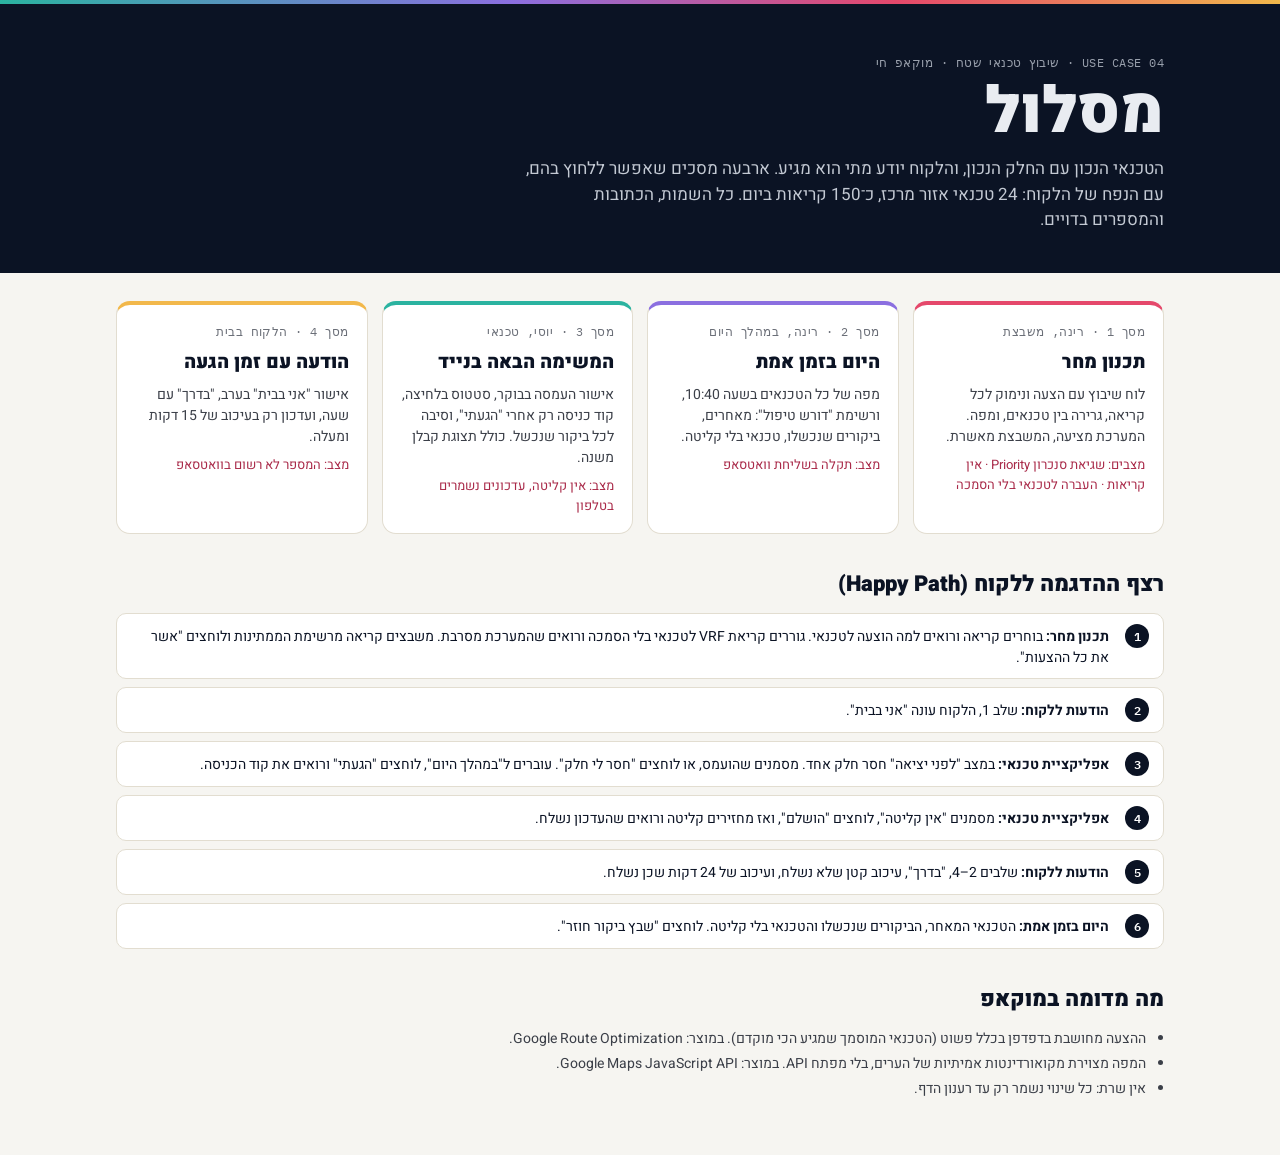
<file: index.html>
<!doctype html>
<html lang="he" dir="rtl">
<head>
<meta charset="utf-8">
<meta name="viewport" content="width=device-width, initial-scale=1, viewport-fit=cover">
<title>מסלול · מוקאפ חי</title>
<link rel="preconnect" href="https://fonts.googleapis.com">
<link rel="stylesheet" href="https://fonts.googleapis.com/css2?family=Heebo:wght@400;500;700;800;900&family=IBM+Plex+Mono:wght@500;600&display=swap">
<link rel="stylesheet" href="css/app.css">
</head>
<body>
<div class="bar-grad"></div>
<section class="hero"><div class="in">
  <span class="mono" style="color:#9aa1ad">Use Case 04 · שיבוץ טכנאי שטח · מוקאפ חי</span>
  <h1>מסלול</h1>
  <p>הטכנאי הנכון עם החלק הנכון, והלקוח יודע מתי הוא מגיע. ארבעה מסכים שאפשר ללחוץ בהם, עם הנפח של הלקוח: 24 טכנאי אזור מרכז, כ־150 קריאות ביום. כל השמות, הכתובות והמספרים בדויים.</p>
</div></section>

<main class="wrap">
  <div class="screens">
    <a class="scard" href="dispatcher.html" style="--c:var(--pink)">
      <span class="mono">מסך 1 · רינה, משבצת</span>
      <h2>תכנון מחר</h2>
      <p>לוח שיבוץ עם הצעה ונימוק לכל קריאה, גרירה בין טכנאים, ומפה. המערכת מציעה, המשבצת מאשרת.</p>
      <span class="err">מצבים: שגיאת סנכרון Priority · אין קריאות · העברה לטכנאי בלי הסמכה</span>
    </a>
    <a class="scard" href="live.html" style="--c:var(--purple)">
      <span class="mono">מסך 2 · רינה, במהלך היום</span>
      <h2>היום בזמן אמת</h2>
      <p>מפה של כל הטכנאים בשעה 10:40, ורשימת "דורש טיפול": מאחרים, ביקורים שנכשלו, טכנאי בלי קליטה.</p>
      <span class="err">מצב: תקלה בשליחת וואטסאפ</span>
    </a>
    <a class="scard" href="technician.html" style="--c:var(--teal)">
      <span class="mono">מסך 3 · יוסי, טכנאי</span>
      <h2>המשימה הבאה בנייד</h2>
      <p>אישור העמסה בבוקר, סטטוס בלחיצה, קוד כניסה רק אחרי "הגעתי", וסיבה לכל ביקור שנכשל. כולל תצוגת קבלן משנה.</p>
      <span class="err">מצב: אין קליטה, עדכונים נשמרים בטלפון</span>
    </a>
    <a class="scard" href="customer.html" style="--c:var(--gold)">
      <span class="mono">מסך 4 · הלקוח בבית</span>
      <h2>הודעה עם זמן הגעה</h2>
      <p>אישור "אני בבית" בערב, "בדרך" עם שעה, ועדכון רק בעיכוב של 15 דקות ומעלה.</p>
      <span class="err">מצב: המספר לא רשום בוואטסאפ</span>
    </a>
  </div>

  <h2 class="sec">רצף ההדגמה ללקוח (Happy Path)</h2>
  <ol class="path">
    <li><span><b>תכנון מחר:</b> בוחרים קריאה ורואים למה הוצעה לטכנאי. גוררים קריאת VRF לטכנאי בלי הסמכה ורואים שהמערכת מסרבת. משבצים קריאה מרשימת הממתינות ולוחצים "אשר את כל ההצעות".</span></li>
    <li><span><b>הודעות ללקוח:</b> שלב 1, הלקוח עונה "אני בבית".</span></li>
    <li><span><b>אפליקציית טכנאי:</b> במצב "לפני יציאה" חסר חלק אחד. מסמנים שהועמס, או לוחצים "חסר לי חלק". עוברים ל"במהלך היום", לוחצים "הגעתי" ורואים את קוד הכניסה.</span></li>
    <li><span><b>אפליקציית טכנאי:</b> מסמנים "אין קליטה", לוחצים "הושלם", ואז מחזירים קליטה ורואים שהעדכון נשלח.</span></li>
    <li><span><b>הודעות ללקוח:</b> שלבים 2–4, "בדרך", עיכוב קטן שלא נשלח, ועיכוב של 24 דקות שכן נשלח.</span></li>
    <li><span><b>היום בזמן אמת:</b> הטכנאי המאחר, הביקורים שנכשלו והטכנאי בלי קליטה. לוחצים "שבץ ביקור חוזר".</span></li>
  </ol>

  <h2 class="sec">מה מדומה במוקאפ</h2>
  <ul style="color:var(--ink-2);display:grid;gap:4px;padding-inline-start:18px;margin:0">
    <li>ההצעה מחושבת בדפדפן בכלל פשוט (הטכנאי המוסמך שמגיע הכי מוקדם). במוצר: Google Route Optimization.</li>
    <li>המפה מצוירת מקואורדינטות אמיתיות של הערים, בלי מפתח API. במוצר: Google Maps JavaScript API.</li>
    <li>אין שרת: כל שינוי נשמר רק עד רענון הדף.</li>
  </ul>
</main>
</body>
</html>
</file>
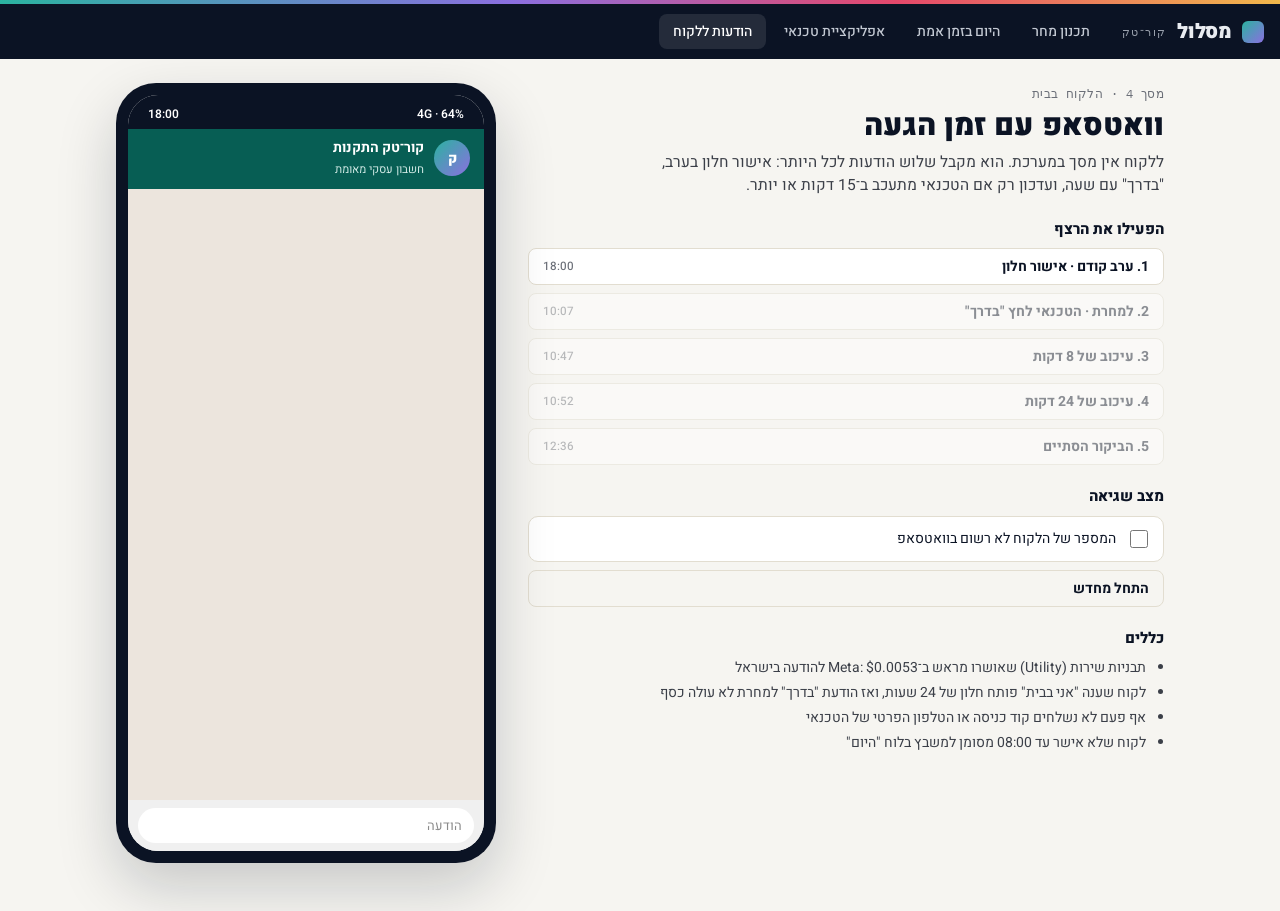
<file: customer.html>
<!doctype html>
<html lang="he" dir="rtl">
<head>
<meta charset="utf-8">
<meta name="viewport" content="width=device-width, initial-scale=1, viewport-fit=cover">
<title>מסלול · הודעות ללקוח</title>
<link rel="preconnect" href="https://fonts.googleapis.com">
<link rel="stylesheet" href="https://fonts.googleapis.com/css2?family=Heebo:wght@400;500;700;800;900&family=IBM+Plex+Mono:wght@500;600&display=swap">
<link rel="stylesheet" href="css/app.css">
</head>
<body>
<div class="bar-grad"></div>
<header class="topbar"><div class="in">
  <a class="brand" href="index.html"><i></i>מסלול <small>קור־טק</small></a>
  <nav class="tabs" aria-label="מסכים">
    <a href="dispatcher.html">תכנון מחר</a>
    <a href="live.html">היום בזמן אמת</a>
    <a href="technician.html">אפליקציית טכנאי</a>
    <a href="customer.html" aria-current="page">הודעות ללקוח</a>
  </nav>
</div></header>

<main class="stage">
  <section class="notes">
    <span class="mono">מסך 4 · הלקוח בבית</span>
    <h1>וואטסאפ עם זמן הגעה</h1>
    <p class="lead">ללקוח אין מסך במערכת. הוא מקבל שלוש הודעות לכל היותר: אישור חלון בערב, "בדרך" עם שעה, ועדכון רק אם הטכנאי מתעכב ב־15 דקות או יותר.</p>

    <h2>הפעילו את הרצף</h2>
    <div class="ctrl" id="steps"></div>

    <h2>מצב שגיאה</h2>
    <div class="ctrl">
      <label class="toggle" for="t-nowa"><input type="checkbox" id="t-nowa"> המספר של הלקוח לא רשום בוואטסאפ</label>
      <button class="btn ghost" type="button" id="reset">התחל מחדש</button>
    </div>

    <h2>כללים</h2>
    <ul>
      <li>תבניות שירות (Utility) שאושרו מראש ב־Meta: $0.0053 להודעה בישראל</li>
      <li>לקוח שענה "אני בבית" פותח חלון של 24 שעות, ואז הודעת "בדרך" למחרת לא עולה כסף</li>
      <li>אף פעם לא נשלחים קוד כניסה או הטלפון הפרטי של הטכנאי</li>
      <li>לקוח שלא אישר עד 08:00 מסומן למשבץ בלוח "היום"</li>
    </ul>
  </section>

  <div class="phone" aria-label="מסך הטלפון של הלקוח">
    <div class="screen">
      <div class="sbar"><span id="clock">18:00</span><span>4G · 64%</span></div>
      <div class="wa-head"><i>ק</i><div><b>קור־טק התקנות</b><small>חשבון עסקי מאומת</small></div></div>
      <div class="wa-body" id="chat" aria-live="polite"></div>
      <div class="wa-input"><span>הודעה</span></div>
    </div>
  </div>
</main>

<div class="toasts" id="toasts" role="status" aria-live="polite"></div>

<script src="js/data.js"></script>
<script src="js/ui.js"></script>
<script src="js/customer.js"></script>
</body>
</html>
</file>
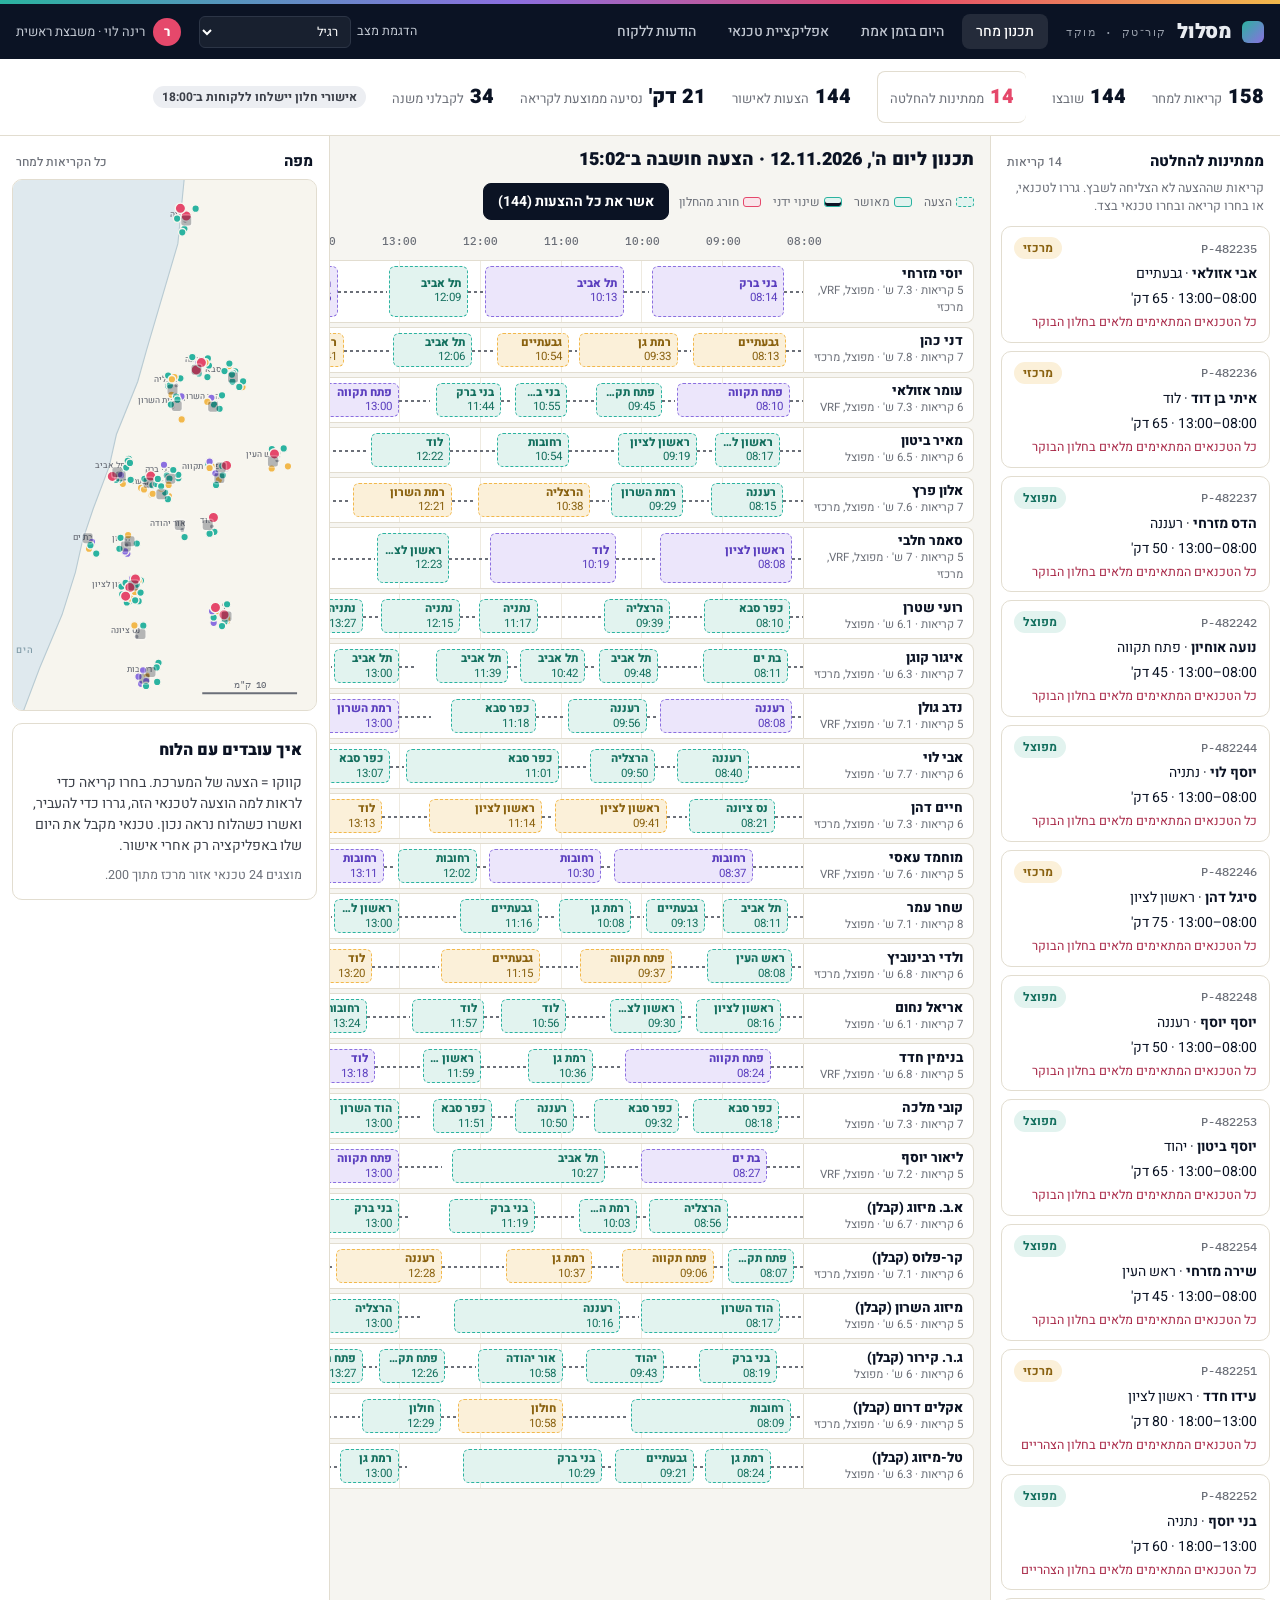
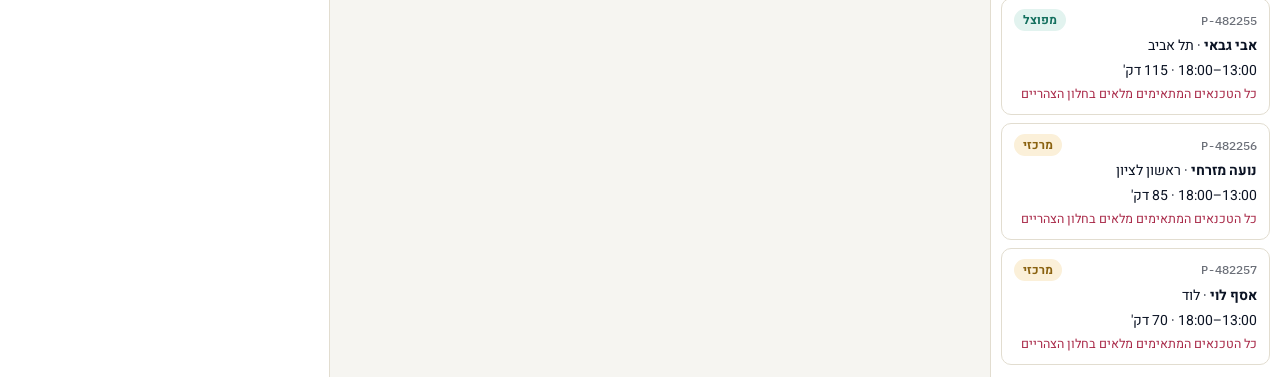
<file: dispatcher.html>
<!doctype html>
<html lang="he" dir="rtl">
<head>
<meta charset="utf-8">
<meta name="viewport" content="width=device-width, initial-scale=1, viewport-fit=cover">
<title>מסלול · תכנון מחר</title>
<link rel="preconnect" href="https://fonts.googleapis.com">
<link rel="stylesheet" href="https://fonts.googleapis.com/css2?family=Heebo:wght@400;500;700;800;900&family=IBM+Plex+Mono:wght@500;600&display=swap">
<link rel="stylesheet" href="css/app.css">
</head>
<body>
<div class="bar-grad"></div>
<header class="topbar"><div class="in">
  <a class="brand" href="index.html"><i></i>מסלול <small>קור־טק · מוקד</small></a>
  <nav class="tabs" aria-label="מסכים">
    <a href="dispatcher.html" aria-current="page">תכנון מחר</a>
    <a href="live.html">היום בזמן אמת</a>
    <a href="technician.html">אפליקציית טכנאי</a>
    <a href="customer.html">הודעות ללקוח</a>
  </nav>
  <span class="spacer"></span>
  <label class="demo" for="demo-state">הדגמת מצב
    <select id="demo-state">
      <option value="normal">רגיל</option>
      <option value="sync">שגיאת סנכרון Priority</option>
      <option value="empty">אין קריאות למחר</option>
    </select>
  </label>
  <span class="who"><b>ר</b>רינה לוי · משבצת ראשית</span>
</div></header>

<div id="banner"></div>

<section class="summary" id="summary" aria-label="סיכום"></section>

<main class="plan">
  <aside class="panel" aria-labelledby="q-title">
    <h2 id="q-title">ממתינות להחלטה <small id="q-count"></small></h2>
    <p class="sub">קריאות שההצעה לא הצליחה לשבץ. גררו לטכנאי, או בחרו קריאה ובחרו טכנאי בצד.</p>
    <ul class="queue" id="queue"></ul>
  </aside>

  <section class="board" aria-labelledby="b-title">
    <div class="board-head">
      <h1 id="b-title"></h1>
      <span class="spacer"></span>
      <div class="legend">
        <span><i style="background:var(--teal-bg);border:1.5px dashed var(--teal)"></i>הצעה</span>
        <span><i style="background:var(--teal-bg);border:1.5px solid var(--teal)"></i>מאושר</span>
        <span><i style="background:var(--teal-bg);border:1.5px solid var(--teal);box-shadow:inset 0 -3px 0 var(--navy)"></i>שינוי ידני</span>
        <span><i style="background:var(--pink-bg);border:1.5px solid var(--pink)"></i>חורג מהחלון</span>
      </div>
      <button class="btn primary" id="approve-all" type="button"></button>
    </div>
    <div class="lanes-wrap"><div class="lanes" id="lanes"></div></div>
  </section>

  <aside class="panel side" aria-labelledby="d-title">
    <div>
      <h2 id="d-title">מפה <small id="map-caption">כל הקריאות למחר</small></h2>
      <div class="mapbox"><svg id="map" aria-label="מפת הקריאות והטכנאים"></svg></div>
    </div>
    <div id="detail"></div>
  </aside>
</main>

<div class="toasts" id="toasts" role="status" aria-live="polite"></div>

<script src="js/data.js"></script>
<script src="js/map.js"></script>
<script src="js/ui.js"></script>
<script src="js/dispatcher.js"></script>
</body>
</html>
</file>
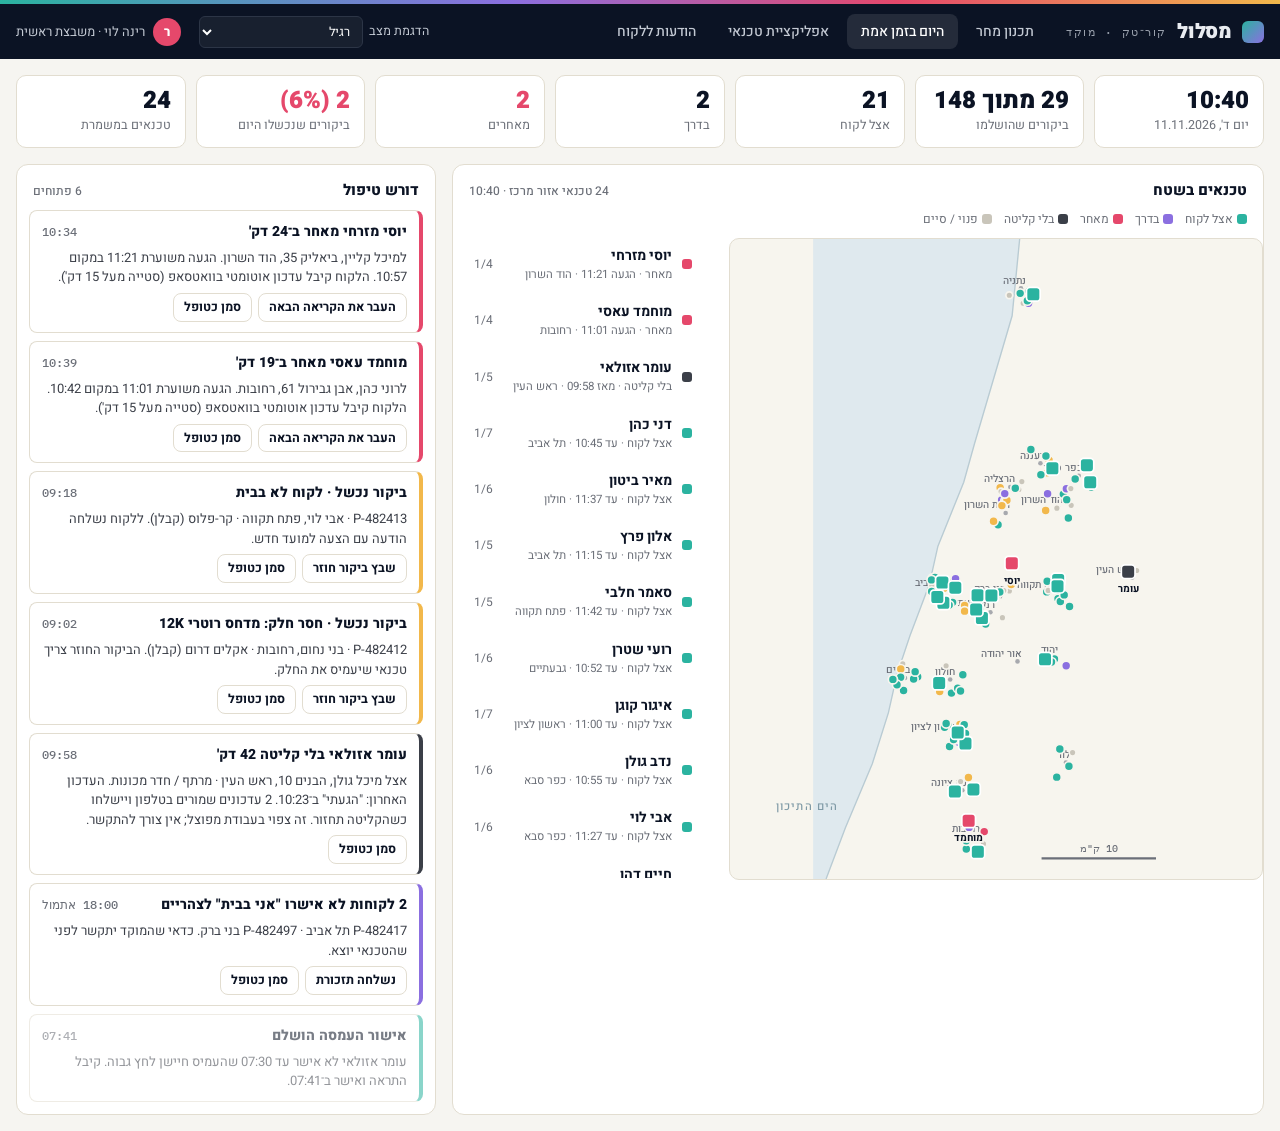
<file: live.html>
<!doctype html>
<html lang="he" dir="rtl">
<head>
<meta charset="utf-8">
<meta name="viewport" content="width=device-width, initial-scale=1, viewport-fit=cover">
<title>מסלול · היום בזמן אמת</title>
<link rel="preconnect" href="https://fonts.googleapis.com">
<link rel="stylesheet" href="https://fonts.googleapis.com/css2?family=Heebo:wght@400;500;700;800;900&family=IBM+Plex+Mono:wght@500;600&display=swap">
<link rel="stylesheet" href="css/app.css">
</head>
<body>
<div class="bar-grad"></div>
<header class="topbar"><div class="in">
  <a class="brand" href="index.html"><i></i>מסלול <small>קור־טק · מוקד</small></a>
  <nav class="tabs" aria-label="מסכים">
    <a href="dispatcher.html">תכנון מחר</a>
    <a href="live.html" aria-current="page">היום בזמן אמת</a>
    <a href="technician.html">אפליקציית טכנאי</a>
    <a href="customer.html">הודעות ללקוח</a>
  </nav>
  <span class="spacer"></span>
  <label class="demo" for="demo-state">הדגמת מצב
    <select id="demo-state">
      <option value="normal">רגיל</option>
      <option value="wa">תקלה בשליחת וואטסאפ</option>
    </select>
  </label>
  <span class="who"><b>ר</b>רינה לוי · משבצת ראשית</span>
</div></header>

<div id="banner"></div>
<section class="kpis" id="kpis" aria-label="מצב היום"></section>

<main class="live">
  <section class="card" aria-labelledby="m-title">
    <h2 id="m-title">טכנאים בשטח <small id="m-caption"></small></h2>
    <div class="statuskey">
      <span><i style="background:var(--teal)"></i>אצל לקוח</span>
      <span><i style="background:var(--purple)"></i>בדרך</span>
      <span><i style="background:var(--pink)"></i>מאחר</span>
      <span><i style="background:var(--ink-2)"></i>בלי קליטה</span>
      <span><i style="background:#c9c5ba"></i>פנוי / סיים</span>
    </div>
    <div class="livemap">
      <div class="mapbox"><svg id="map" aria-label="מפת הטכנאים כעת"></svg></div>
      <ul class="techlist" id="techlist"></ul>
    </div>
  </section>

  <section class="card" aria-labelledby="a-title">
    <h2 id="a-title">דורש טיפול <small id="a-count"></small></h2>
    <ul class="alerts" id="alerts"></ul>
  </section>
</main>

<div class="toasts" id="toasts" role="status" aria-live="polite"></div>

<script src="js/data.js"></script>
<script src="js/map.js"></script>
<script src="js/ui.js"></script>
<script src="js/live.js"></script>
</body>
</html>
</file>
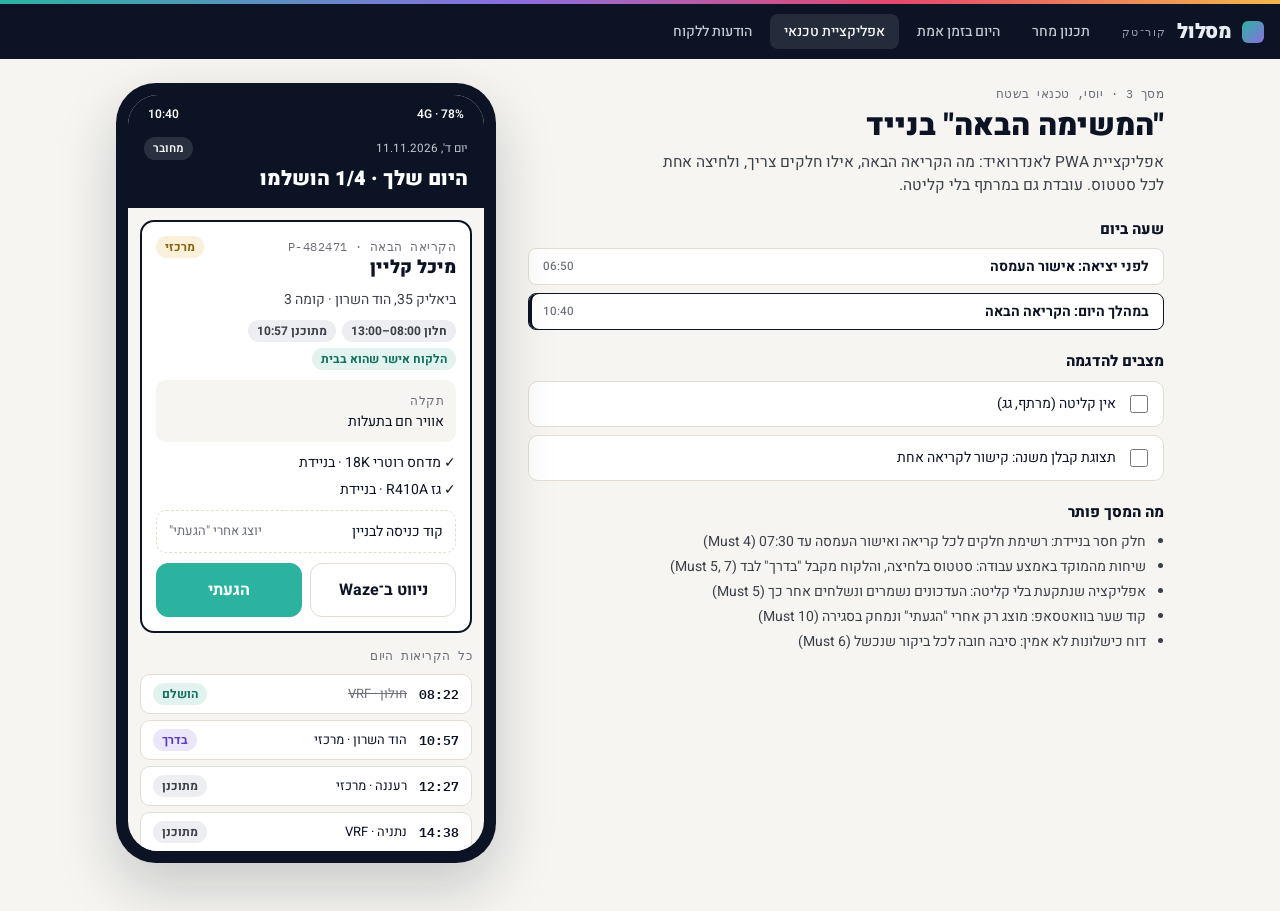
<file: technician.html>
<!doctype html>
<html lang="he" dir="rtl">
<head>
<meta charset="utf-8">
<meta name="viewport" content="width=device-width, initial-scale=1, viewport-fit=cover">
<title>מסלול · אפליקציית טכנאי</title>
<link rel="preconnect" href="https://fonts.googleapis.com">
<link rel="stylesheet" href="https://fonts.googleapis.com/css2?family=Heebo:wght@400;500;700;800;900&family=IBM+Plex+Mono:wght@500;600&display=swap">
<link rel="stylesheet" href="css/app.css">
</head>
<body>
<div class="bar-grad"></div>
<header class="topbar"><div class="in">
  <a class="brand" href="index.html"><i></i>מסלול <small>קור־טק</small></a>
  <nav class="tabs" aria-label="מסכים">
    <a href="dispatcher.html">תכנון מחר</a>
    <a href="live.html">היום בזמן אמת</a>
    <a href="technician.html" aria-current="page">אפליקציית טכנאי</a>
    <a href="customer.html">הודעות ללקוח</a>
  </nav>
</div></header>

<main class="stage">
  <section class="notes">
    <span class="mono">מסך 3 · יוסי, טכנאי בשטח</span>
    <h1>"המשימה הבאה" בנייד</h1>
    <p class="lead">אפליקציית PWA לאנדרואיד: מה הקריאה הבאה, אילו חלקים צריך, ולחיצה אחת לכל סטטוס. עובדת גם במרתף בלי קליטה.</p>

    <h2>שעה ביום</h2>
    <div class="ctrl" id="ctrl-time"></div>

    <h2>מצבים להדגמה</h2>
    <div class="ctrl">
      <label class="toggle" for="t-off"><input type="checkbox" id="t-off"> אין קליטה (מרתף, גג)</label>
      <label class="toggle" for="t-con"><input type="checkbox" id="t-con"> תצוגת קבלן משנה: קישור לקריאה אחת</label>
    </div>

    <h2>מה המסך פותר</h2>
    <ul>
      <li>חלק חסר בניידת: רשימת חלקים לכל קריאה ואישור העמסה עד 07:30 (Must 4)</li>
      <li>שיחות מהמוקד באמצע עבודה: סטטוס בלחיצה, והלקוח מקבל "בדרך" לבד (Must 5, 7)</li>
      <li>אפליקציה שנתקעת בלי קליטה: העדכונים נשמרים ונשלחים אחר כך (Must 5)</li>
      <li>קוד שער בוואטסאפ: מוצג רק אחרי "הגעתי" ונמחק בסגירה (Must 10)</li>
      <li>דוח כישלונות לא אמין: סיבה חובה לכל ביקור שנכשל (Must 6)</li>
    </ul>
  </section>

  <div class="phone" aria-label="מסך הטלפון">
    <div class="screen" id="screen"></div>
  </div>
</main>

<div class="toasts" id="toasts" role="status" aria-live="polite"></div>

<script src="js/data.js"></script>
<script src="js/ui.js"></script>
<script src="js/technician.js"></script>
</body>
</html>
</file>
<file: css/app.css>
/* Maslul mockup — shared styles.
   Layout: an operations product in the session-13 deck palette; dense desktop
   tools for the dispatcher, a phone frame for the technician and the customer. */
:root {
  --navy: #0b1324; --navy-2: #18202f; --cream: #f3f1ea; --paper: #ffffff; --ground: #f6f5f1;
  --line: #e2ddd0; --line-soft: #eeeae0; --ink: #0b1324; --ink-2: #3b3f48; --muted: #6b6f78;
  --teal: #2bb3a0; --teal-bg: #e2f3ef; --teal-ink: #14705f;
  --purple: #8b6fe0; --purple-bg: #ece6fb; --purple-ink: #5b3fbf;
  --pink: #e5486b; --pink-bg: #f9e5ea; --pink-ink: #a92a49;
  --gold: #f2b84b; --gold-bg: #fbf0d9; --gold-ink: #8a6210;
  --map-land: #f7f5ee; --map-sea: #dfe9ee; --map-coast: #b9cbd3; --map-city: #a7a9ae; --route: #0b1324;
  --display: "Heebo", "Arial Hebrew", Arial, sans-serif;
  --mono: "IBM Plex Mono", ui-monospace, Menlo, monospace;
  color-scheme: light;
}
* { box-sizing: border-box; }
html, body { margin: 0; }
body { background: var(--ground); color: var(--ink); font: 14px/1.5 var(--display); }
button { font: inherit; color: inherit; cursor: pointer; }
button:focus-visible, a:focus-visible, select:focus-visible, [tabindex]:focus-visible { outline: 2px solid var(--purple); outline-offset: 2px; }
a { color: inherit; }
.num { font-variant-numeric: tabular-nums; }
.mono { font-family: var(--mono); font-size: 11.5px; letter-spacing: .04em; text-transform: uppercase; color: var(--muted); }
.bar-grad { height: 4px; background: linear-gradient(90deg, var(--teal), var(--purple) 40%, var(--pink) 70%, var(--gold)); }
@media (prefers-reduced-motion: reduce) { * { transition: none !important; animation: none !important; } }

/* ---------- top bar ---------- */
.topbar { background: var(--navy); color: #e9ecf1; position: sticky; top: env(safe-area-inset-top, 0px); z-index: 20; }
.topbar .in { display: flex; align-items: center; gap: 18px; padding: 10px 16px; flex-wrap: wrap; }
.brand { display: flex; align-items: center; gap: 10px; font-weight: 900; font-size: 20px; letter-spacing: -.01em; text-decoration: none; }
.brand i { width: 22px; height: 22px; border-radius: 6px; background: linear-gradient(135deg, var(--teal), var(--purple)); display: inline-block; }
.brand small { font: 500 11px var(--mono); letter-spacing: .14em; color: #9aa1ad; }
.tabs { display: flex; gap: 4px; flex-wrap: wrap; }
.tabs a { padding: 7px 14px; border-radius: 8px; text-decoration: none; color: #c3c9d3; font-weight: 500; }
.tabs a[aria-current="page"] { background: #ffffff1a; color: #fff; }
.tabs a:hover { color: #fff; }
.spacer { flex: 1; }
.who { display: flex; align-items: center; gap: 8px; color: #c3c9d3; font-size: 13px; }
.who b { width: 28px; height: 28px; border-radius: 50%; background: var(--pink); color: #fff; display: grid; place-items: center; font-weight: 800; }
.demo { display: flex; align-items: center; gap: 6px; font-size: 12.5px; color: #c3c9d3; }
.demo select { background: var(--navy-2); color: #fff; border: 1px solid #2c3546; border-radius: 6px; padding: 5px 8px; font: inherit; }

/* ---------- banners and toasts ---------- */
.banner { display: flex; gap: 12px; align-items: center; padding: 10px 16px; font-weight: 500; flex-wrap: wrap; }
.banner.err { background: var(--pink-bg); color: var(--pink-ink); border-bottom: 1px solid #f0c6d0; }
.banner.warn { background: var(--gold-bg); color: var(--gold-ink); border-bottom: 1px solid #ecd9a8; }
.banner button { border: 1px solid currentColor; background: transparent; border-radius: 6px; padding: 3px 10px; font-weight: 700; }
.toasts { position: fixed; bottom: calc(16px + env(safe-area-inset-bottom, 0px)); inset-inline-start: 16px; display: grid; gap: 8px; z-index: 50; max-width: min(420px, calc(100vw - 32px)); }
.toast { background: var(--navy); color: #fff; padding: 12px 16px; border-radius: 10px; box-shadow: 0 8px 24px #0b132433; display: flex; gap: 10px; align-items: flex-start; animation: up .2s ease-out; }
.toast.err { background: var(--pink-ink); }
.toast b { font-weight: 800; }
@keyframes up { from { transform: translateY(8px); opacity: 0; } to { transform: none; opacity: 1; } }

/* ---------- buttons ---------- */
.btn { border: 1px solid var(--line); background: var(--paper); border-radius: 8px; padding: 7px 14px; font-weight: 700; }
.btn:hover { border-color: var(--ink-2); }
.btn.primary { background: var(--navy); color: #fff; border-color: var(--navy); }
.btn.primary:hover { background: #1d2740; }
.btn.teal { background: var(--teal); border-color: var(--teal); color: #fff; }
.btn.pink { background: var(--pink); border-color: var(--pink); color: #fff; }
.btn.ghost { background: transparent; }
.btn:disabled { opacity: .45; cursor: not-allowed; }

/* ---------- chips ---------- */
.chip { display: inline-flex; align-items: center; gap: 5px; border-radius: 999px; padding: 2px 9px; font-size: 12px; font-weight: 700; white-space: nowrap; }
.chip.split { background: var(--teal-bg); color: var(--teal-ink); }
.chip.vrf { background: var(--purple-bg); color: var(--purple-ink); }
.chip.central { background: var(--gold-bg); color: var(--gold-ink); }
.chip.ok { background: var(--teal-bg); color: var(--teal-ink); }
.chip.bad { background: var(--pink-bg); color: var(--pink-ink); }
.chip.wait { background: #eceef2; color: var(--ink-2); }
.chip.contractor { background: #eceef2; color: var(--ink-2); }

/* ---------- dispatcher plan ---------- */
.summary { display: flex; gap: 10px 26px; padding: 12px 16px; background: var(--paper); border-bottom: 1px solid var(--line); flex-wrap: wrap; align-items: center; }
.summary .k { display: flex; align-items: baseline; gap: 6px; }
.summary .k b { font-size: 20px; font-weight: 900; }
.summary .k span { color: var(--muted); font-size: 13px; }
.summary .k.alert b { color: var(--pink); }
.plan { display: grid; grid-template-columns: 290px minmax(0, 1fr) 330px; gap: 0; min-height: calc(100vh - 140px); }
.panel { background: var(--paper); border-inline-end: 1px solid var(--line); min-width: 0; display: flex; flex-direction: column; }
.panel:last-child { border-inline-end: 0; border-inline-start: 1px solid var(--line); }
.panel h2 { font-size: 15px; font-weight: 800; margin: 0; padding: 14px 16px 6px; display: flex; justify-content: space-between; align-items: baseline; gap: 8px; }
.panel h2 small { font-weight: 500; color: var(--muted); font-size: 12px; }
.panel .sub { padding: 0 16px 10px; color: var(--muted); font-size: 12.5px; margin: 0; }
.queue { list-style: none; margin: 0; padding: 0 10px 12px; display: grid; gap: 8px; overflow-y: auto; }
.qcard { border: 1px solid var(--line); border-radius: 10px; padding: 10px 12px; display: grid; gap: 4px; background: var(--paper); cursor: grab; }
.qcard[aria-selected="true"] { outline: 2px solid var(--purple); }
.qcard .top { display: flex; justify-content: space-between; gap: 8px; align-items: center; }
.qcard .id { font: 500 12px var(--mono); color: var(--muted); }
.qcard .why { color: var(--pink-ink); font-size: 12.5px; }
.qcard p { margin: 0; }

.board { min-width: 0; display: flex; flex-direction: column; background: var(--ground); }
.board-head { display: flex; align-items: center; gap: 10px; padding: 10px 16px; flex-wrap: wrap; }
.board-head h1 { font-size: 18px; margin: 0; font-weight: 900; }
.board-head .legend { display: flex; gap: 12px; font-size: 12px; color: var(--muted); flex-wrap: wrap; }
.legend i { display: inline-block; width: 18px; height: 10px; border-radius: 3px; vertical-align: -1px; margin-inline-end: 4px; }
.lanes-wrap { overflow: auto; flex: 1; padding: 0 16px 16px; }
.lanes { min-width: 980px; display: grid; gap: 4px; }
.hours { display: grid; grid-template-columns: 170px 1fr; position: sticky; top: 0; background: var(--ground); z-index: 2; padding: 4px 0; }
.hours .scale { position: relative; height: 18px; }
.hours .scale span { position: absolute; transform: translateX(50%); font: 500 11px var(--mono); color: var(--muted); }
.lane { display: grid; grid-template-columns: 170px 1fr; align-items: stretch; min-height: 46px; }
.lane .who-l { background: var(--paper); border: 1px solid var(--line); border-inline-end: 0; border-radius: 0 8px 8px 0; padding: 5px 10px; display: flex; flex-direction: column; justify-content: center; cursor: pointer; }
.lane .who-l b { font-weight: 800; font-size: 13.5px; line-height: 1.2; }
.lane .who-l small { color: var(--muted); font-size: 11.5px; }
.lane[aria-selected="true"] .who-l { background: var(--navy); color: #fff; border-color: var(--navy); }
.lane[aria-selected="true"] .who-l small { color: #c3c9d3; }
.track { position: relative; background: var(--paper); border: 1px solid var(--line); border-radius: 8px 0 0 8px;
  background-image: repeating-linear-gradient(270deg, transparent 0 calc(10% - 1px), var(--line-soft) calc(10% - 1px) 10%); }
.track.drop { background-color: var(--purple-bg); outline: 2px dashed var(--purple); }
.track.nodrop { background-color: var(--pink-bg); outline: 2px dashed var(--pink); }
.job { position: absolute; top: 5px; bottom: 5px; border-radius: 6px; padding: 2px 6px; font-size: 11.5px; line-height: 1.25; overflow: hidden; cursor: grab;
  text-align: right; border: 1.5px dashed; white-space: nowrap; }
.job.split { background: var(--teal-bg); border-color: var(--teal); color: var(--teal-ink); }
.job.vrf { background: var(--purple-bg); border-color: var(--purple); color: var(--purple-ink); }
.job.central { background: var(--gold-bg); border-color: var(--gold); color: var(--gold-ink); }
.job.approved, .job.manual { border-style: solid; }
.job.manual { box-shadow: inset 0 -3px 0 var(--navy); }
.job.late { border-color: var(--pink) !important; border-style: solid; background: var(--pink-bg); color: var(--pink-ink); }
.job b { font-weight: 800; display: block; overflow: hidden; text-overflow: ellipsis; }
.job[aria-selected="true"] { outline: 2px solid var(--navy); outline-offset: 1px; z-index: 1; }
.drive { position: absolute; top: 50%; height: 2px; background: repeating-linear-gradient(90deg, var(--muted) 0 3px, transparent 3px 6px); }

.side { padding: 0 0 12px; overflow-y: auto; }
.mapbox { margin: 0 12px; border: 1px solid var(--line); border-radius: 10px; overflow: hidden; background: var(--map-land); }
.mapbox svg { display: block; width: 100%; height: auto; }
.map-city { font: 500 9px var(--display); fill: var(--muted); }
.map-sea-label { font: 500 10px var(--display); fill: #7f9aa6; letter-spacing: .1em; }
.map-pin-label, .map-tech-label { font: 700 9px var(--display); fill: var(--ink); paint-order: stroke; stroke: var(--map-land); stroke-width: 3px; }
.map-scale { font: 500 9px var(--mono); fill: var(--muted); }
.map-pin, .map-tech { cursor: pointer; }
.map-pin.dim, .map-tech.dim { opacity: .28; }

.detail { margin: 12px; border: 1px solid var(--line); border-radius: 10px; padding: 14px; display: grid; gap: 10px; }
.detail h3 { margin: 0; font-size: 16px; font-weight: 900; }
.detail dl { margin: 0; display: grid; grid-template-columns: auto 1fr; gap: 4px 12px; font-size: 13px; }
.detail dt { color: var(--muted); }
.detail dd { margin: 0; }
.reason { background: var(--ground); border-radius: 8px; padding: 10px 12px; display: grid; gap: 4px; font-size: 13px; }
.reason .mono { margin-bottom: 2px; }
.reason .ok::before { content: "✓ "; color: var(--teal); font-weight: 900; }
.detail .actions { display: flex; gap: 8px; flex-wrap: wrap; }
.detail select { font: inherit; padding: 6px 8px; border: 1px solid var(--line); border-radius: 8px; background: var(--paper); max-width: 100%; }
.empty { padding: 40px 20px; text-align: center; color: var(--muted); display: grid; gap: 8px; justify-items: center; }
.empty b { color: var(--ink); font-size: 17px; }

/* ---------- live view ---------- */
.live { display: grid; grid-template-columns: minmax(0, 1fr) 420px; gap: 16px; padding: 16px; }
.kpis { display: grid; grid-template-columns: repeat(auto-fit, minmax(150px, 1fr)); gap: 10px; padding: 16px 16px 0; }
.kpi { background: var(--paper); border: 1px solid var(--line); border-radius: 10px; padding: 12px 14px; }
.kpi b { display: block; font-size: 24px; font-weight: 900; line-height: 1.1; }
.kpi span { color: var(--muted); font-size: 12.5px; }
.kpi.bad b { color: var(--pink); }
.card { background: var(--paper); border: 1px solid var(--line); border-radius: 12px; min-width: 0; }
.card > h2 { font-size: 15px; font-weight: 800; margin: 0; padding: 14px 16px 8px; display: flex; justify-content: space-between; align-items: baseline; }
.card > h2 small { color: var(--muted); font-weight: 500; font-size: 12px; }
.livemap { display: grid; grid-template-columns: minmax(0, 1fr) 260px; gap: 0; }
.livemap .mapbox { margin: 0 0 16px 16px; }
.livemap svg { max-height: 640px; }
.techlist { list-style: none; margin: 0; padding: 0 12px 12px; display: grid; gap: 4px; max-height: 640px; overflow-y: auto; }
.techlist button { width: 100%; text-align: start; background: transparent; border: 1px solid transparent; border-radius: 8px; padding: 6px 8px; display: grid; grid-template-columns: 12px 1fr auto; gap: 8px; align-items: center; }
.techlist button:hover, .techlist button[aria-pressed="true"] { background: var(--ground); border-color: var(--line); }
.techlist i { width: 10px; height: 10px; border-radius: 3px; }
.techlist small { color: var(--muted); font-size: 11.5px; display: block; }
.alerts { list-style: none; margin: 0; padding: 0 12px 12px; display: grid; gap: 8px; }
.alert { border: 1px solid var(--line); border-inline-start: 4px solid var(--c); border-radius: 8px; padding: 10px 12px; display: grid; gap: 6px; }
.alert .t { display: flex; justify-content: space-between; gap: 8px; align-items: baseline; }
.alert .t b { font-weight: 800; }
.alert .t time { font: 500 11.5px var(--mono); color: var(--muted); }
.alert p { margin: 0; color: var(--ink-2); font-size: 13px; }
.alert .actions { display: flex; gap: 6px; flex-wrap: wrap; }
.alert .btn { padding: 4px 10px; font-size: 12.5px; }
.alert.done { opacity: .55; }
.statuskey { display: flex; gap: 12px; flex-wrap: wrap; padding: 0 16px 10px; font-size: 12px; color: var(--muted); }
.statuskey i { display: inline-block; width: 10px; height: 10px; border-radius: 3px; margin-inline-end: 4px; vertical-align: -1px; }

/* ---------- phone frame (technician, customer) ---------- */
.stage { display: grid; grid-template-columns: minmax(0, 1fr) 380px; gap: 32px; max-width: 1080px; margin: 0 auto; padding: 24px 16px 48px; align-items: start; }
.phone { width: 380px; max-width: 100%; height: 780px; max-height: calc(100vh - 120px); min-height: 620px; border-radius: 40px; background: #0b1324; padding: 12px; box-shadow: 0 24px 60px #0b132433; position: sticky; top: 76px; justify-self: center; }
.screen { width: 100%; height: 100%; border-radius: 30px; overflow: hidden; background: var(--ground); display: flex; flex-direction: column; position: relative; }
.sbar { display: flex; justify-content: space-between; padding: 10px 20px 6px; font: 600 12px var(--display); background: var(--navy); color: #fff; direction: ltr; }
.notes h1 { font-size: 30px; font-weight: 900; margin: 6px 0 8px; line-height: 1.1; }
.notes .lead { color: var(--ink-2); font-size: 15.5px; max-width: 58ch; margin: 0 0 18px; }
.notes h2 { font-size: 15px; font-weight: 800; margin: 20px 0 8px; }
.ctrl { display: grid; gap: 8px; }
.ctrl .btn { text-align: start; display: flex; justify-content: space-between; gap: 10px; align-items: center; }
.ctrl .btn small { color: var(--muted); font-weight: 500; }
.ctrl .btn.on { border-color: var(--navy); box-shadow: inset 3px 0 0 var(--navy); }
.notes ul { margin: 0; padding-inline-start: 18px; display: grid; gap: 4px; color: var(--ink-2); }
.toggle { display: flex; align-items: center; gap: 10px; background: var(--paper); border: 1px solid var(--line); border-radius: 10px; padding: 10px 12px; }
.toggle input { width: 18px; height: 18px; accent-color: var(--navy); }

/* technician app */
.app-head { background: var(--navy); color: #fff; padding: 8px 16px 14px; }
.app-head .row { display: flex; justify-content: space-between; align-items: center; gap: 8px; }
.app-head h2 { margin: 4px 0 0; font-size: 20px; font-weight: 900; }
.app-head small { color: #c3c9d3; }
.net { font: 600 11.5px var(--display); padding: 3px 9px; border-radius: 999px; background: #ffffff1f; }
.net.off { background: var(--pink); }
.offbar { background: var(--pink-bg); color: var(--pink-ink); padding: 8px 14px; font-size: 13px; font-weight: 600; }
.app-body { flex: 1; overflow-y: auto; padding: 12px; display: grid; gap: 10px; align-content: start; }
.jobcard { background: var(--paper); border: 1px solid var(--line); border-radius: 14px; padding: 14px; display: grid; gap: 10px; }
.jobcard.next { border: 2px solid var(--navy); }
.jobcard .hd { display: flex; justify-content: space-between; align-items: flex-start; gap: 8px; }
.jobcard h3 { margin: 0; font-size: 18px; font-weight: 900; line-height: 1.2; }
.jobcard .addr { color: var(--ink-2); }
.jobcard .meta { display: flex; gap: 6px; flex-wrap: wrap; }
.fault { background: var(--ground); border-radius: 10px; padding: 10px 12px; }
.parts { list-style: none; margin: 0; padding: 0; display: grid; gap: 6px; }
.parts li { display: flex; gap: 8px; align-items: center; }
.parts li.miss { color: var(--pink-ink); font-weight: 700; }
.code { border: 1px dashed var(--line); border-radius: 10px; padding: 10px 12px; display: flex; justify-content: space-between; align-items: center; gap: 8px; }
.code b { font: 700 18px var(--mono); letter-spacing: .2em; }
.bigbtns { display: grid; grid-template-columns: 1fr 1fr; gap: 8px; }
.bigbtns .btn { padding: 14px; font-size: 16px; border-radius: 12px; text-align: center; }
.bigbtns .full { grid-column: 1 / -1; }
.daylist { list-style: none; margin: 0; padding: 0; display: grid; gap: 6px; }
.daylist li { background: var(--paper); border: 1px solid var(--line); border-radius: 10px; padding: 8px 12px; display: grid; grid-template-columns: 44px 1fr auto; gap: 8px; align-items: center; font-size: 13px; }
.daylist time { font: 600 12.5px var(--mono); }
.daylist .done { color: var(--muted); text-decoration: line-through; }
.sheet { position: absolute; inset: auto 0 0 0; background: var(--paper); border-radius: 22px 22px 0 0; padding: 18px 16px 22px; box-shadow: 0 -12px 30px #0b132433; display: grid; gap: 8px; z-index: 5; }
.sheet h3 { margin: 0 0 4px; font-size: 17px; font-weight: 900; }
.sheet .btn { text-align: start; padding: 12px 14px; }
.scrim { position: absolute; inset: 0; background: #0b132455; z-index: 4; }
.queued { font-size: 12px; color: var(--pink-ink); }

/* WhatsApp-style customer chat */
.wa-head { background: #075e54; color: #fff; padding: 8px 14px 10px; display: flex; gap: 10px; align-items: center; }
.wa-head i { width: 36px; height: 36px; border-radius: 50%; background: linear-gradient(135deg, var(--teal), var(--purple)); display: grid; place-items: center; font-style: normal; font-weight: 900; }
.wa-head b { display: block; font-weight: 700; }
.wa-head small { color: #cfe9e4; font-size: 11.5px; }
.wa-body { flex: 1; overflow-y: auto; padding: 14px 10px; display: flex; flex-direction: column; gap: 8px; background: #ece5dd; }
.day-sep { align-self: center; background: #e1f2fb; color: #45616d; font-size: 11.5px; padding: 3px 10px; border-radius: 8px; }
.msg { max-width: 82%; padding: 7px 10px 18px; border-radius: 10px; position: relative; font-size: 14px; line-height: 1.45; box-shadow: 0 1px 0 #0000001a; white-space: pre-line; }
.msg.in { background: #fff; align-self: flex-start; border-start-start-radius: 2px; }
.msg.out { background: #dcf8c6; align-self: flex-end; border-start-end-radius: 2px; }
.msg time { position: absolute; bottom: 3px; inset-inline-end: 8px; font-size: 10.5px; color: #7a8a86; }
.msg .biz { display: block; font-size: 11px; color: var(--teal-ink); font-weight: 700; margin-bottom: 2px; }
.qr { display: grid; gap: 4px; align-self: flex-start; width: 82%; }
.qr button { background: #fff; border: 0; border-radius: 10px; padding: 9px; color: #027eb5; font-weight: 600; box-shadow: 0 1px 0 #0000001a; }
.qr button:disabled { color: #9bb; cursor: default; }
.sysnote { align-self: center; font-size: 11.5px; color: #5b6b68; background: #ffffffaa; padding: 4px 10px; border-radius: 8px; text-align: center; max-width: 90%; }
.sysnote.bad { color: var(--pink-ink); }
.wa-input { background: #f0f0f0; padding: 8px 10px; display: flex; gap: 8px; align-items: center; color: #8a8a8a; font-size: 13px; }
.wa-input span { flex: 1; background: #fff; border-radius: 20px; padding: 8px 12px; }

/* ---------- launcher ---------- */
.hero { background: var(--navy); color: #e9ecf1; }
.hero .in { max-width: 1080px; margin: 0 auto; padding: 48px 16px 40px; }
.hero h1 { font-size: clamp(38px, 6vw, 64px); font-weight: 900; margin: 6px 0 10px; line-height: 1.05; }
.hero p { color: #c3c9d3; font-size: 17px; max-width: 64ch; margin: 0; }
.wrap { max-width: 1080px; margin: 0 auto; padding: 28px 16px 56px; }
.screens { display: grid; grid-template-columns: repeat(auto-fit, minmax(240px, 1fr)); gap: 14px; }
.scard { background: var(--paper); border: 1px solid var(--line); border-top: 4px solid var(--c); border-radius: 14px; padding: 18px; text-decoration: none; display: grid; gap: 8px; align-content: start; transition: transform .15s; }
.scard:hover { transform: translateY(-2px); border-color: var(--ink-2); }
.scard h2 { margin: 0; font-size: 19px; font-weight: 900; }
.scard p { margin: 0; color: var(--ink-2); }
.scard .err { color: var(--pink-ink); font-size: 13px; }
.path { counter-reset: s; list-style: none; padding: 0; margin: 0; display: grid; gap: 8px; }
.path li { counter-increment: s; display: grid; grid-template-columns: 30px 1fr; gap: 10px; align-items: baseline; background: var(--paper); border: 1px solid var(--line); border-radius: 10px; padding: 10px 14px; }
.path li::before { content: counter(s); font: 600 12px var(--mono); background: var(--navy); color: #fff; border-radius: 50%; width: 24px; height: 24px; display: grid; place-items: center; }
.wrap h2.sec { font-size: 22px; font-weight: 900; margin: 34px 0 12px; }

/* ---------- responsive ---------- */
@media (max-width: 1180px) {
  .plan { grid-template-columns: 260px minmax(0, 1fr); }
  .plan > .panel:last-child { grid-column: 1 / -1; border-inline-start: 0; border-top: 1px solid var(--line); display: grid; grid-template-columns: minmax(0, 340px) minmax(0, 1fr); align-items: start; }
  .live { grid-template-columns: 1fr; }
}
@media (max-width: 860px) {
  .plan { grid-template-columns: 1fr; }
  .plan > .panel:last-child { grid-template-columns: 1fr; }
  .stage { grid-template-columns: 1fr; }
  .phone { position: static; height: 720px; }
  .livemap { grid-template-columns: 1fr; }
  .livemap .mapbox { margin: 0 12px 12px; }
}
</file>
